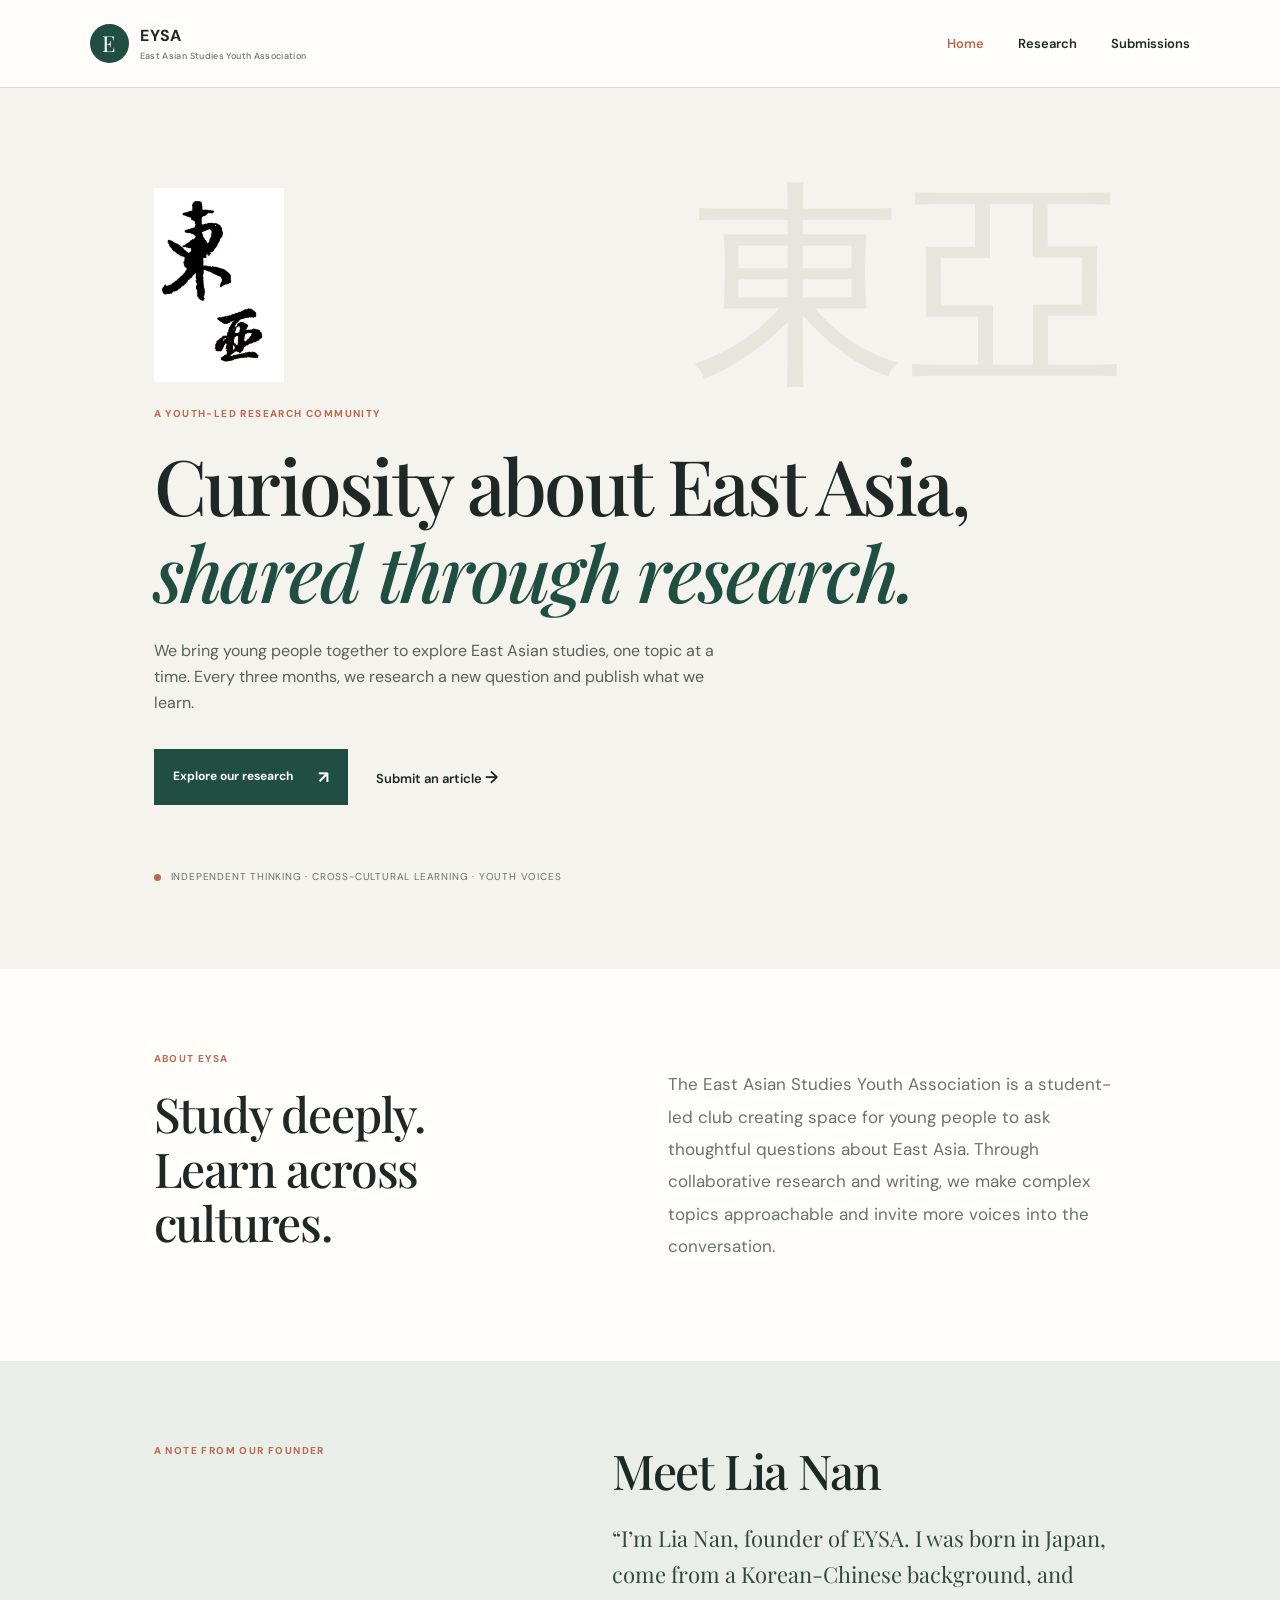
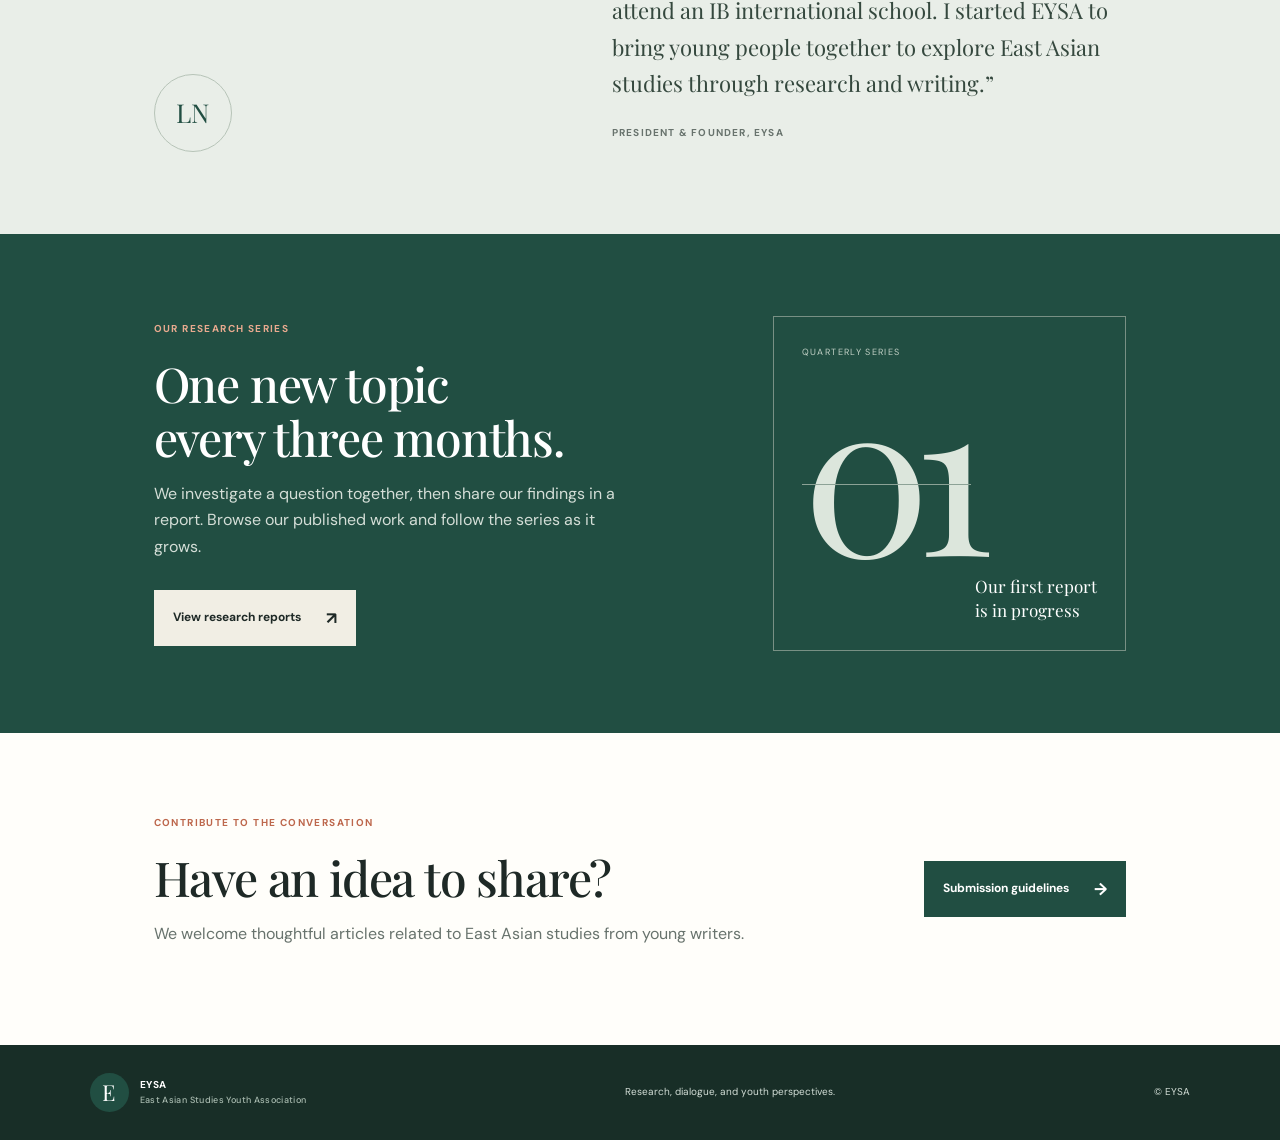
<file: index.html>
<!DOCTYPE html>
<html lang="en">
<head>
  <meta charset="UTF-8">
  <meta name="viewport" content="width=device-width, initial-scale=1">
  <meta name="description" content="EYSA is a youth-led East Asian studies community exploring the region through research and writing.">
  <title>EYSA — East Asian Studies Youth Association</title>
  <link rel="stylesheet" href="style.css">
</head>
<body>
  <header class="site-header">
    <a class="brand" href="index.html">
      <span class="brand-mark">E</span>
      <span>EYSA<small>East Asian Studies Youth Association</small></span>
    </a>
    <nav aria-label="Main navigation">
      <a class="active" href="index.html">Home</a>
      <a href="research.html">Research</a>
      <a href="submit.html">Submissions</a>
    </nav>
  </header>

  <main>
    <section class="hero">
      <img src="eysa-calligraphy.png.jpg" alt="EYSA calligraphy artwork" style="display:block; width:130px; height:auto; margin:0 0 24px;">
      <p class="eyebrow">A youth-led research community</p>
      <h1>Curiosity about East Asia,<br><em>shared through research.</em></h1>
      <p class="hero-copy">
        We bring young people together to explore East Asian studies, one topic at a time.
        Every three months, we research a new question and publish what we learn.
      </p>
      <div class="actions">
        <a class="button button-dark" href="research.html">Explore our research <span>↗</span></a>
        <a class="text-link" href="submit.html">Submit an article <span>→</span></a>
      </div>
      <div class="hero-note">
        <span class="note-dot"></span>
        Independent thinking · Cross-cultural learning · Youth voices
      </div>
    </section>

    <section class="intro-grid section-pad" id="about">
      <div>
        <p class="eyebrow">About EYSA</p>
        <h2>Study deeply.<br>Learn across cultures.</h2>
      </div>
      <p class="body-large">
        The East Asian Studies Youth Association is a student-led club creating space
        for young people to ask thoughtful questions about East Asia. Through collaborative
        research and writing, we make complex topics approachable and invite more voices
        into the conversation.
      </p>
    </section>

    <section class="founder section-pad">
      <div class="founder-label">
        <span class="eyebrow">A note from our founder</span>
        <span class="founder-initials">LN</span>
      </div>
      <div>
        <h2>Meet Lia Nan</h2>
        <p class="founder-quote">“I’m Lia Nan, founder of EYSA. I was born in Japan, come from a Korean-Chinese background, and attend an IB international school. I started EYSA to bring young people together to explore East Asian studies through research and writing.”</p>
        <p class="founder-role">President &amp; Founder, EYSA</p>
      </div>
    </section>

    <section class="research-callout section-pad">
      <div>
        <p class="eyebrow">Our research series</p>
        <h2>One new topic<br>every three months.</h2>
        <p class="muted">
          We investigate a question together, then share our findings in a report.
          Browse our published work and follow the series as it grows.
        </p>
        <a class="button button-light" href="research.html">View research reports <span>↗</span></a>
      </div>
      <div class="issue-card">
        <span class="issue-kicker">QUARTERLY SERIES</span>
        <span class="issue-number">01</span>
        <span class="issue-caption">Our first report<br>is in progress</span>
        <span class="issue-line"></span>
      </div>
    </section>

    <section class="join-row section-pad">
      <div>
        <p class="eyebrow">Contribute to the conversation</p>
        <h2>Have an idea to share?</h2>
        <p class="muted">We welcome thoughtful articles related to East Asian studies from young writers.</p>
      </div>
      <a class="button button-dark" href="submit.html">Submission guidelines <span>→</span></a>
    </section>
  </main>

  <footer>
    <a class="brand brand-footer" href="index.html">
      <span class="brand-mark">E</span>
      <span>EYSA<small>East Asian Studies Youth Association</small></span>
    </a>
    <span>Research, dialogue, and youth perspectives.</span>
    <span>© EYSA</span>
  </footer>
</body>
</html>
</file>
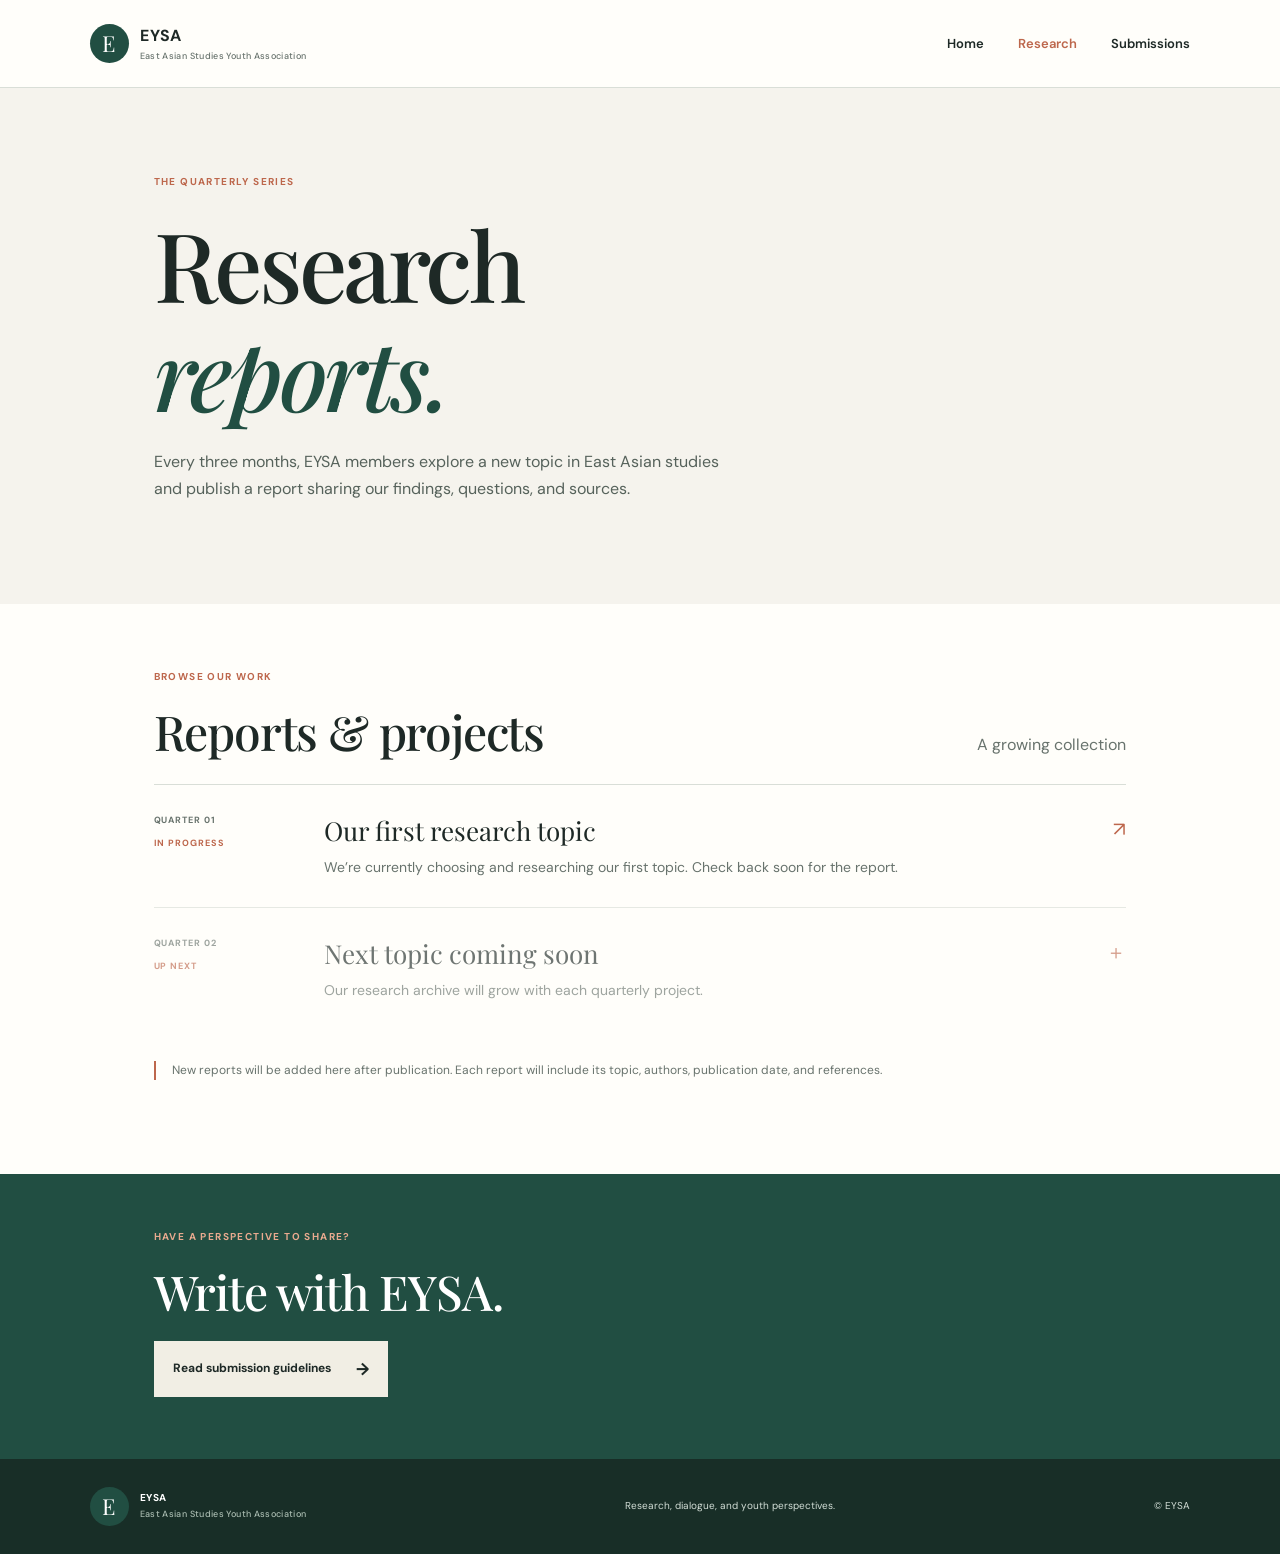
<file: research.html>
<!DOCTYPE html>
<html lang="en">
<head>
  <meta charset="UTF-8">
  <meta name="viewport" content="width=device-width, initial-scale=1">
  <meta name="description" content="Quarterly research reports by the East Asian Studies Youth Association.">
  <title>Research — EYSA</title>
  <link rel="stylesheet" href="style.css">
</head>
<body>
  <header class="site-header">
    <a class="brand" href="index.html">
      <span class="brand-mark">E</span>
      <span>EYSA<small>East Asian Studies Youth Association</small></span>
    </a>
    <nav aria-label="Main navigation">
      <a href="index.html">Home</a>
      <a class="active" href="research.html">Research</a>
      <a href="submit.html">Submissions</a>
    </nav>
  </header>

  <main>
    <section class="page-hero">
      <p class="eyebrow">The quarterly series</p>
      <h1>Research<br><em>reports.</em></h1>
      <p class="hero-copy">
        Every three months, EYSA members explore a new topic in East Asian studies
        and publish a report sharing our findings, questions, and sources.
      </p>
    </section>

    <section class="report-list section-pad">
      <div class="section-heading">
        <div>
          <p class="eyebrow">Browse our work</p>
          <h2>Reports &amp; projects</h2>
        </div>
        <span class="muted">A growing collection</span>
      </div>

      <article class="report-card">
        <div class="report-meta">
          <span>QUARTER 01</span>
          <span>IN PROGRESS</span>
        </div>
        <div>
          <h3>Our first research topic</h3>
          <p>We’re currently choosing and researching our first topic. Check back soon for the report.</p>
        </div>
        <span class="report-arrow">↗</span>
      </article>

      <article class="report-card future">
        <div class="report-meta">
          <span>QUARTER 02</span>
          <span>UP NEXT</span>
        </div>
        <div>
          <h3>Next topic coming soon</h3>
          <p>Our research archive will grow with each quarterly project.</p>
        </div>
        <span class="report-arrow">＋</span>
      </article>

      <p class="archive-note">
        New reports will be added here after publication. Each report will include
        its topic, authors, publication date, and references.
      </p>
    </section>

    <section class="bottom-cta">
      <p class="eyebrow">Have a perspective to share?</p>
      <h2>Write with EYSA.</h2>
      <a class="button button-light" href="submit.html">
        Read submission guidelines <span>→</span>
      </a>
    </section>
  </main>

  <footer>
    <a class="brand brand-footer" href="index.html">
      <span class="brand-mark">E</span>
      <span>EYSA<small>East Asian Studies Youth Association</small></span>
    </a>
    <span>Research, dialogue, and youth perspectives.</span>
    <span>© EYSA</span>
  </footer>
</body>
</html>
</file>
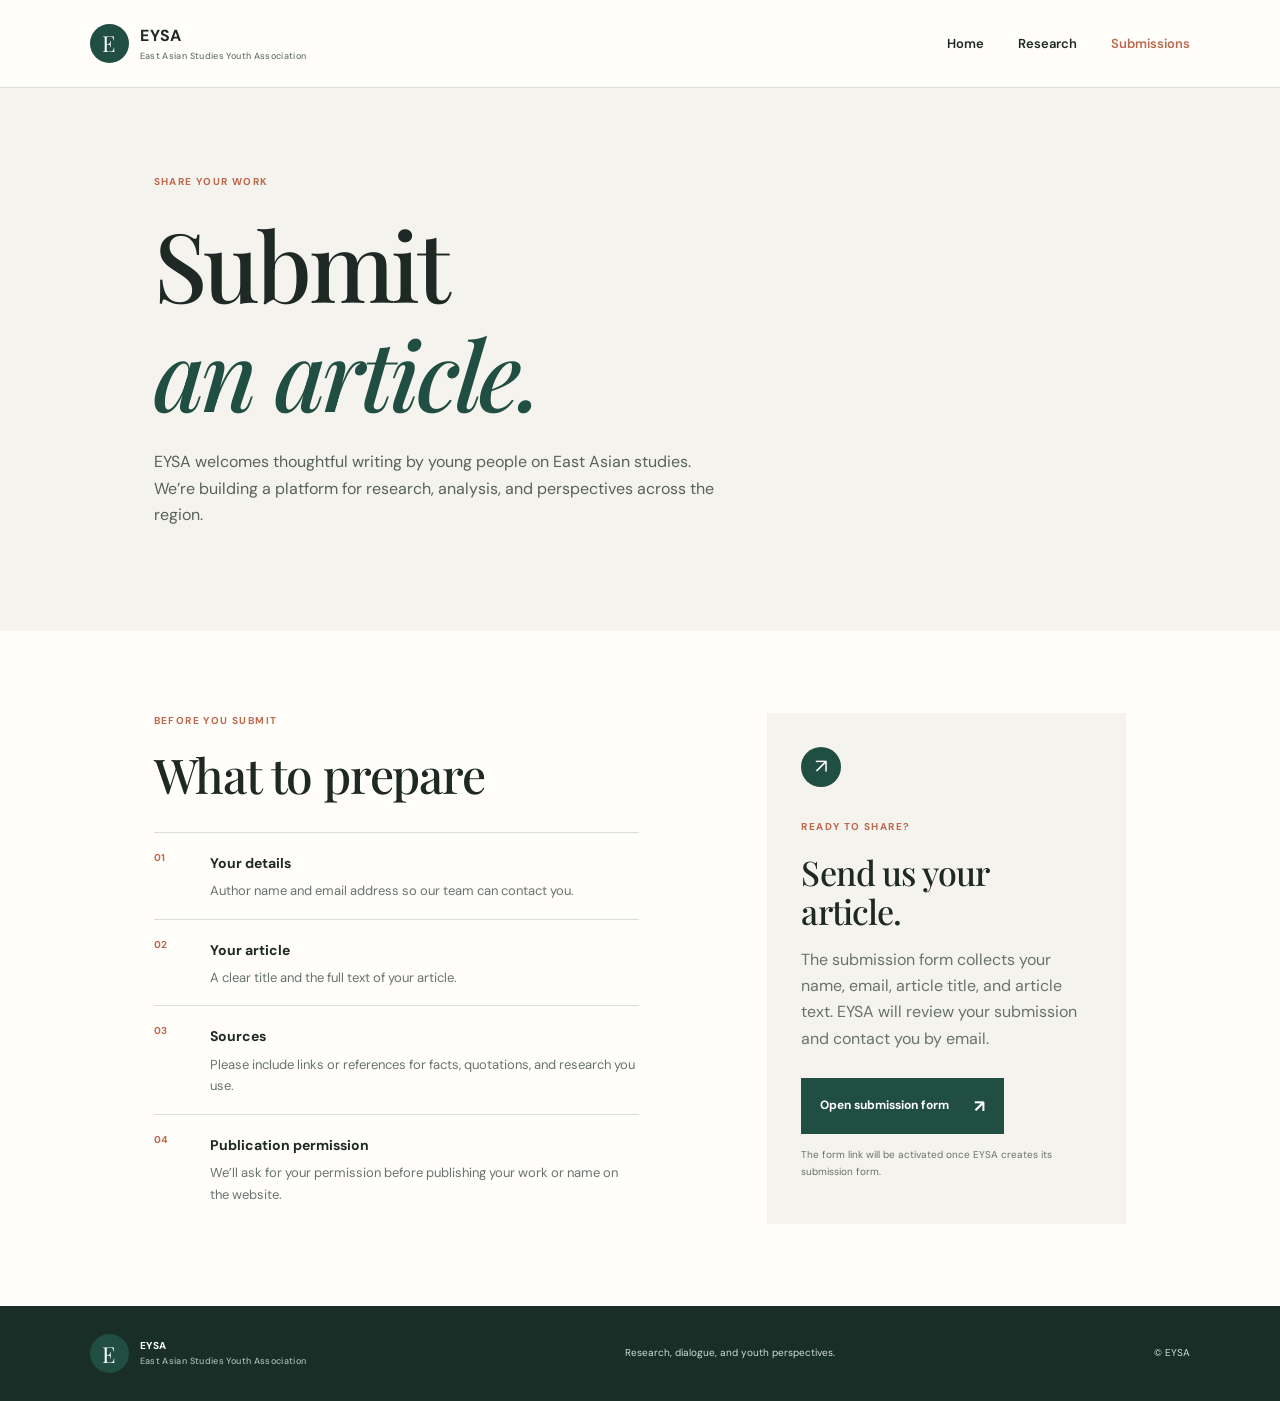
<file: submit.html>
<!DOCTYPE html>
<html lang="en">
<head>
  <meta charset="UTF-8">
  <meta name="viewport" content="width=device-width, initial-scale=1">
  <meta name="description" content="Submission information for young writers interested in East Asian studies.">
  <title>Submissions — EYSA</title>
  <link rel="stylesheet" href="style.css">
</head>
<body>
  <header class="site-header">
    <a class="brand" href="index.html">
      <span class="brand-mark">E</span>
      <span>EYSA<small>East Asian Studies Youth Association</small></span>
    </a>
    <nav aria-label="Main navigation">
      <a href="index.html">Home</a>
      <a href="research.html">Research</a>
      <a class="active" href="submit.html">Submissions</a>
    </nav>
  </header>

  <main>
    <section class="page-hero">
      <p class="eyebrow">Share your work</p>
      <h1>Submit<br><em>an article.</em></h1>
      <p class="hero-copy">
        EYSA welcomes thoughtful writing by young people on East Asian studies.
        We’re building a platform for research, analysis, and perspectives across the region.
      </p>
    </section>

    <section class="submission-grid section-pad">
      <div>
        <p class="eyebrow">Before you submit</p>
        <h2>What to prepare</h2>
        <ul class="guideline-list">
          <li>
            <span>01</span>
            <div>
              <strong>Your details</strong>
              <p>Author name and email address so our team can contact you.</p>
            </div>
          </li>
          <li>
            <span>02</span>
            <div>
              <strong>Your article</strong>
              <p>A clear title and the full text of your article.</p>
            </div>
          </li>
          <li>
            <span>03</span>
            <div>
              <strong>Sources</strong>
              <p>Please include links or references for facts, quotations, and research you use.</p>
            </div>
          </li>
          <li>
            <span>04</span>
            <div>
              <strong>Publication permission</strong>
              <p>We’ll ask for your permission before publishing your work or name on the website.</p>
            </div>
          </li>
        </ul>
      </div>

      <aside class="submit-box">
        <span class="submit-icon">↗</span>
        <p class="eyebrow">Ready to share?</p>
        <h2>Send us your article.</h2>
        <p class="muted">
          The submission form collects your name, email, article title, and article text.
          EYSA will review your submission and contact you by email.
        </p>
        <a class="button button-dark" href="YOUR_GOOGLE_FORM_URL" target="_blank" rel="noopener">
          Open submission form <span>↗</span>
        </a>
        <p class="setup-note">The form link will be activated once EYSA creates its submission form.</p>
      </aside>
    </section>
  </main>

  <footer>
    <a class="brand brand-footer" href="index.html">
      <span class="brand-mark">E</span>
      <span>EYSA<small>East Asian Studies Youth Association</small></span>
    </a>
    <span>Research, dialogue, and youth perspectives.</span>
    <span>© EYSA</span>
  </footer>
</body>
</html>
</file>
<file: style.css>
@import url('https://fonts.googleapis.com/css2?family=DM+Sans:wght@400;500;600;700&family=Playfair+Display:ital,wght@0,500;0,600;0,700;1,500&display=swap');

:root {
  --ink: #1e2926;
  --muted: #68736d;
  --cream: #f5f3ed;
  --paper: #fffefa;
  --green: #214e42;
  --orange: #bd674c;
  --line: #d9ded7;
  --serif: 'Playfair Display', Georgia, serif;
  --sans: 'DM Sans', Arial, sans-serif;
}

* {
  box-sizing: border-box;
}

html {
  scroll-behavior: smooth;
}

body {
  margin: 0;
  background: var(--paper);
  color: var(--ink);
  font-family: var(--sans);
  line-height: 1.65;
}

.site-header {
  min-height: 88px;
  padding: 0 7vw;
  display: flex;
  align-items: center;
  justify-content: space-between;
  border-bottom: 1px solid var(--line);
  background: var(--paper);
}

.brand {
  display: flex;
  align-items: center;
  gap: 11px;
  color: var(--ink);
  font-weight: 700;
  letter-spacing: .06em;
  text-decoration: none;
}

.brand-mark {
  width: 39px;
  height: 39px;
  display: grid;
  place-items: center;
  border-radius: 50%;
  background: var(--green);
  color: white;
  font: 22px var(--serif);
}

.brand small {
  display: block;
  color: var(--muted);
  font-size: 9px;
  font-weight: 500;
  letter-spacing: .04em;
}

nav {
  display: flex;
  gap: 34px;
}

nav a,
.text-link {
  color: var(--ink);
  font-size: 13px;
  font-weight: 600;
  text-decoration: none;
}

nav a.active,
nav a:hover,
.text-link:hover {
  color: var(--orange);
}

main {
  overflow: hidden;
}

.hero,
.page-hero {
  padding: 86px 12vw;
  background: var(--cream);
}

.hero {
  padding-top: 100px;
  padding-bottom: 84px;
  position: relative;
}

.hero::after {
  content: '東亞';
  position: absolute;
  top: 75px;
  right: 12vw;
  color: #e7e6dc;
  font: clamp(90px, 17vw, 230px)/1 var(--serif);
}

.hero > * {
  position: relative;
  z-index: 1;
}

.eyebrow {
  margin: 0 0 18px;
  color: var(--orange);
  font-size: 10px;
  font-weight: 700;
  letter-spacing: .14em;
  text-transform: uppercase;
}

h1,
h2 {
  font-family: var(--serif);
  font-weight: 500;
  line-height: 1.14;
}

h1 {
  margin: 0 0 22px;
  font-size: clamp(48px, 6vw, 78px);
  letter-spacing: -.035em;
}

h1 em {
  color: var(--green);
}

h2 {
  margin: 0 0 16px;
  font-size: clamp(34px, 4vw, 48px);
  letter-spacing: -.025em;
}

.hero-copy {
  max-width: 570px;
  color: #56625b;
  font-size: 16px;
}

.actions {
  display: flex;
  align-items: center;
  gap: 28px;
  margin-top: 32px;
}

.button {
  display: inline-flex;
  align-items: center;
  gap: 25px;
  padding: 14px 19px;
  font-size: 12px;
  font-weight: 700;
  text-decoration: none;
}

.button-dark {
  background: var(--green);
  color: white;
}

.button-dark:hover {
  background: #173d32;
}

.button-light {
  background: #f1eee4;
  color: var(--ink);
}

.button span,
.text-link span {
  font-size: 17px;
}

.hero-note {
  display: flex;
  align-items: center;
  gap: 10px;
  margin-top: 64px;
  color: var(--muted);
  font-size: 10px;
  letter-spacing: .08em;
  text-transform: uppercase;
}

.note-dot {
  width: 7px;
  height: 7px;
  border-radius: 50%;
  background: var(--orange);
}

.section-pad {
  padding: 82px 12vw;
}

.intro-grid,
.founder,
.research-callout {
  display: grid;
  grid-template-columns: 1fr 1.15fr;
  gap: 9vw;
}

.body-large,
.muted {
  color: var(--muted);
}

.body-large {
  font-size: 17px;
  line-height: 1.9;
}

.founder {
  grid-template-columns: .8fr 1.2fr;
  background: #e9eee8;
}

.founder-label {
  display: flex;
  min-height: 200px;
  flex-direction: column;
  justify-content: space-between;
}

.founder-initials {
  width: 78px;
  height: 78px;
  display: grid;
  place-items: center;
  border: 1px solid #b7c4b8;
  border-radius: 50%;
  color: var(--green);
  font: 26px var(--serif);
}

.founder-quote {
  color: #35483e;
  font: 22px/1.65 var(--serif);
}

.founder-role {
  margin-top: 24px;
  color: var(--muted);
  font-size: 10px;
  font-weight: 700;
  letter-spacing: .12em;
  text-transform: uppercase;
}

.research-callout {
  grid-template-columns: 1fr .72fr;
  align-items: center;
  gap: 10vw;
  background: var(--green);
  color: white;
}

.research-callout .eyebrow,
.bottom-cta .eyebrow {
  color: #e9aa8f;
}

.research-callout .muted {
  color: #d4ded7;
}

.research-callout .button {
  margin-top: 14px;
}

.issue-card {
  min-height: 310px;
  padding: 28px;
  display: flex;
  flex-direction: column;
  border: 1px solid #789084;
  position: relative;
}

.issue-kicker {
  color: #c1d0c5;
  font-size: 9px;
  letter-spacing: .15em;
}

.issue-number {
  margin: auto 0;
  color: #dce6dc;
  font: clamp(130px, 17vw, 215px)/1 var(--serif);
  letter-spacing: -.08em;
}

.issue-caption {
  align-self: flex-end;
  font: 17px/1.4 var(--serif);
}

.issue-line {
  position: absolute;
  top: 50%;
  left: 28px;
  width: 48%;
  height: 1px;
  background: #8ca296;
}

.join-row {
  display: flex;
  align-items: center;
  justify-content: space-between;
  gap: 30px;
}

.join-row h2 {
  margin-bottom: 10px;
}

.page-hero h1 {
  font-size: clamp(58px, 8vw, 96px);
}

.report-list {
  padding-top: 65px;
}

.section-heading {
  display: flex;
  align-items: end;
  justify-content: space-between;
  margin-bottom: 26px;
}

.section-heading h2 {
  margin: 0;
}

.report-card {
  display: grid;
  grid-template-columns: 150px 1fr 40px;
  align-items: start;
  gap: 20px;
  padding: 28px 0;
  border-top: 1px solid var(--line);
}

.report-meta {
  display: flex;
  flex-direction: column;
  gap: 8px;
  color: var(--muted);
  font-size: 9px;
  font-weight: 700;
  letter-spacing: .1em;
}

.report-meta span + span {
  color: var(--orange);
}

.report-card h3 {
  margin: 0 0 8px;
  font: 26px var(--serif);
}

.report-card p {
  max-width: 600px;
  margin: 0;
  color: var(--muted);
  font-size: 14px;
}

.report-arrow {
  justify-self: end;
  color: var(--orange);
  font-size: 20px;
}

.future {
  opacity: .64;
}

.archive-note {
  margin-top: 30px;
  padding-left: 16px;
  border-left: 2px solid var(--orange);
  color: var(--muted);
  font-size: 12px;
}

.bottom-cta {
  padding: 55px 12vw 62px;
  background: var(--green);
  color: white;
}

.bottom-cta h2 {
  margin-bottom: 22px;
}

.submission-grid {
  display: grid;
  grid-template-columns: 1.15fr .85fr;
  align-items: start;
  gap: 10vw;
}

.guideline-list {
  margin: 30px 0 0;
  padding: 0;
  list-style: none;
}

.guideline-list li {
  display: grid;
  grid-template-columns: 42px 1fr;
  gap: 14px;
  padding: 17px 0;
  border-top: 1px solid var(--line);
}

.guideline-list li > span {
  color: var(--orange);
  font-size: 10px;
  font-weight: 700;
}

.guideline-list strong {
  font-size: 14px;
}

.guideline-list p {
  margin: 4px 0 0;
  color: var(--muted);
  font-size: 13px;
}

.submit-box {
  padding: 34px;
  background: var(--cream);
}

.submit-box h2 {
  font-size: 34px;
}

.submit-box .button {
  margin-top: 10px;
}

.submit-icon {
  width: 40px;
  height: 40px;
  display: grid;
  place-items: center;
  margin-bottom: 32px;
  border-radius: 50%;
  background: var(--green);
  color: white;
  font-size: 20px;
}

.setup-note {
  margin-top: 13px;
  color: var(--muted);
  font-size: 10px;
}

footer {
  display: flex;
  align-items: center;
  justify-content: space-between;
  gap: 20px;
  padding: 28px 7vw;
  background: #182e27;
  color: #d3ded7;
  font-size: 10px;
}

.brand-footer {
  color: white;
}

.brand-footer small {
  color: #a9bbb0;
}

@media (max-width: 700px) {
  .site-header {
    min-height: 76px;
    padding: 15px 6vw;
    align-items: flex-start;
    flex-direction: column;
    gap: 14px;
  }

  nav {
    gap: 23px;
  }

  .hero,
  .page-hero {
    padding: 68px 7vw 50px;
  }

  .hero {
    padding-top: 74px;
    padding-bottom: 60px;
  }

  .hero::after {
    top: 65px;
    right: 6vw;
  }

  .section-pad {
    padding: 60px 7vw;
  }

  .intro-grid,
  .founder,
  .research-callout,
  .submission-grid {
    grid-template-columns: 1fr;
    gap: 28px;
  }

  .founder-label {
    min-height: 100px;
    flex-direction: row;
    align-items: center;
  }

  .founder-initials {
    width: 56px;
    height: 56px;
    font-size: 20px;
  }

  .issue-card {
    min-height: 250px;
  }

  .join-row,
  .section-heading {
    align-items: flex-start;
    flex-direction: column;
  }

  .report-card {
    grid-template-columns: 92px 1fr 20px;
    gap: 12px;
    padding: 22px 0;
  }

  .report-card h3 {
    font-size: 22px;
  }

  .report-meta {
    font-size: 8px;
  }

  .bottom-cta {
    padding: 48px 7vw;
  }

  .submit-box {
    padding: 26px;
  }

  footer {
    align-items: flex-start;
    flex-direction: column;
    padding: 25px 7vw;
  }

  footer > span:nth-child(2) {
    display: none;
  }
}
</file>
